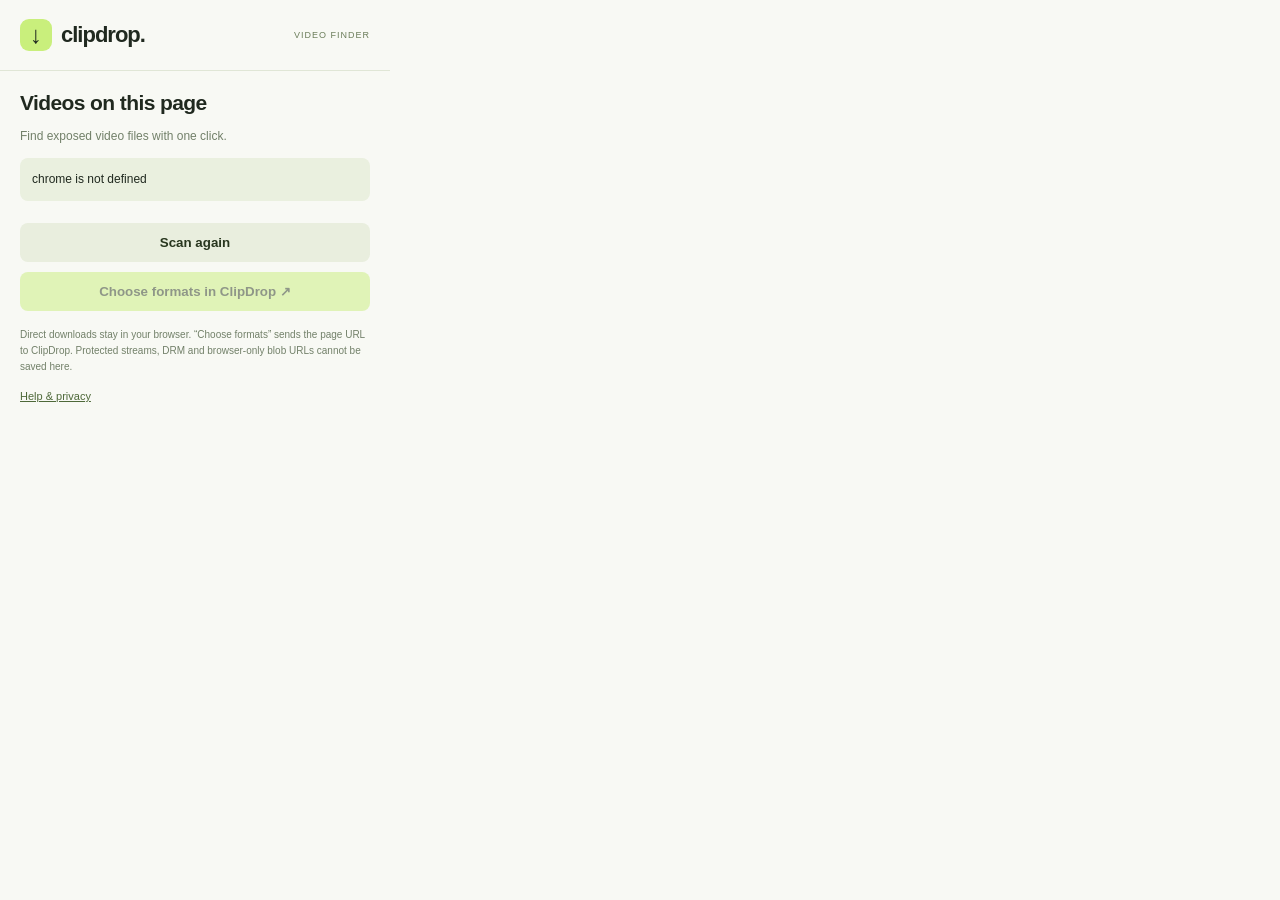
<file: chrome-extension/popup.html>
<!doctype html><html lang="en"><head><meta charset="utf-8"><meta name="viewport" content="width=device-width,initial-scale=1"><title>ClipDrop Video Finder</title><link rel="stylesheet" href="popup.css"></head><body><header><span class="icon">↓</span><strong>clipdrop.</strong><span class="badge">VIDEO FINDER</span></header><main><h1>Videos on this page</h1><p class="intro">Find exposed video files with one click.</p><p id="status" role="status" aria-live="polite">Scanning this page…</p><div id="results"></div><button id="rescan" class="secondary">Scan again</button><button id="open-page">Choose formats in ClipDrop ↗</button><p class="note">Direct downloads stay in your browser. “Choose formats” sends the page URL to ClipDrop. Protected streams, DRM and browser-only blob URLs cannot be saved here.</p><a href="https://clipdrop-video-downloader.netlify.app/extension" target="_blank" rel="noopener">Help & privacy</a></main><script type="module" src="popup.js"></script></body></html>
</file>
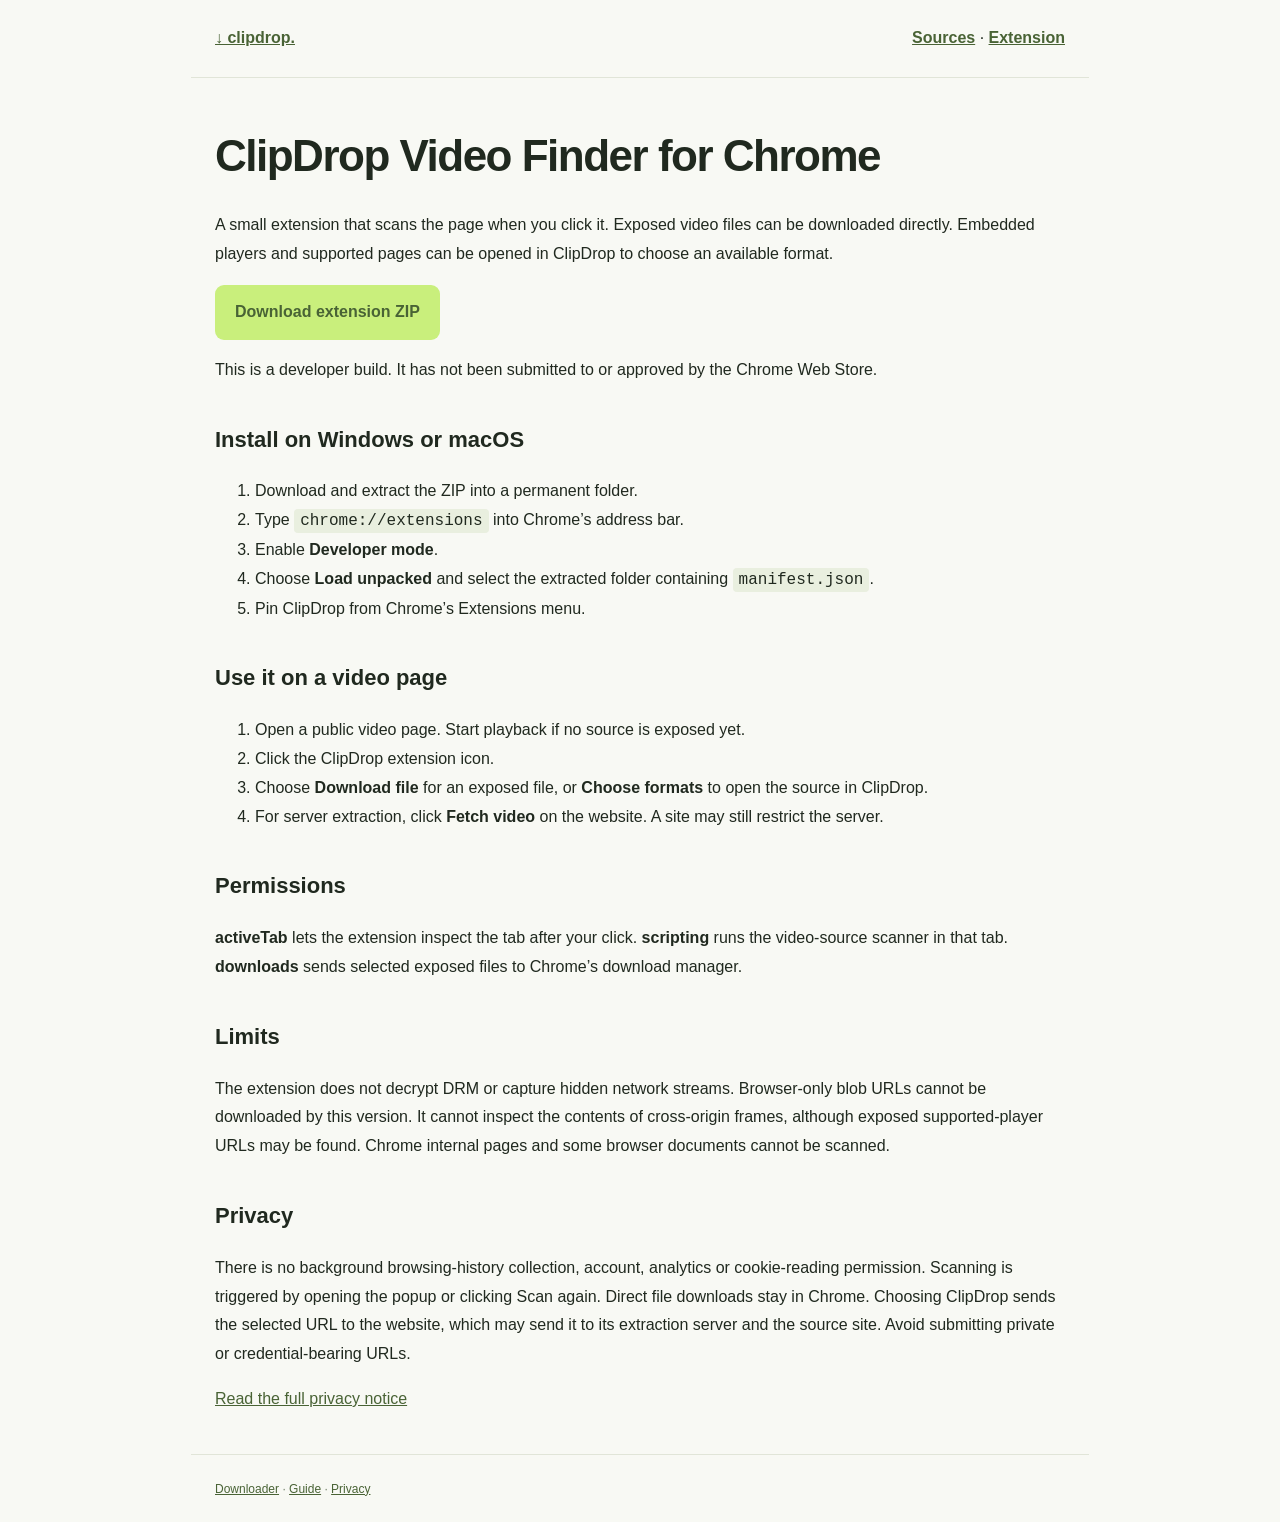
<file: static/extension.html>
<!doctype html><html lang="en"><head><meta charset="utf-8"><meta name="viewport" content="width=device-width,initial-scale=1"><title>ClipDrop Chrome Extension — Video Finder</title><meta name="description" content="Install the free ClipDrop Chrome extension to find exposed video files on the current page, download them or choose formats on the website."><link rel="canonical" href="https://clipdrop-video-downloader.netlify.app/extension"><meta name="robots" content="index,follow"><style>body{font:16px Arial,sans-serif;color:#20291f;background:#f8f9f4;margin:0;line-height:1.8}header,main,footer{max-width:850px;margin:auto;padding:24px}header{display:flex;justify-content:space-between;gap:20px;border-bottom:1px solid #e1e5d8}header a{font-weight:700}h1{font-size:clamp(30px,5vw,44px);line-height:1.15;letter-spacing:-1.5px}h2{font-size:22px;margin-top:35px}a{color:#496335}.button{display:inline-block;padding:13px 20px;background:#c9ef7c;border-radius:9px;text-decoration:none;font-weight:bold}footer{font-size:12px;color:#728069;border-top:1px solid #e1e5d8}code{background:#e9efdf;padding:3px 6px;border-radius:4px}</style><script type="application/ld+json">{"@context": "https://schema.org", "@type": "WebPage", "name": "ClipDrop Chrome Extension \u2014 Video Finder", "url": "https://clipdrop-video-downloader.netlify.app/extension", "description": "Install the free ClipDrop Chrome extension to find exposed video files on the current page, download them or choose formats on the website.", "inLanguage": "en"}</script></head><body><header><a href="/">↓ clipdrop.</a><nav><a href="/supported-sites">Sources</a> · <a href="/extension">Extension</a></nav></header><main><h1>ClipDrop Video Finder for Chrome</h1><p>A small extension that scans the page when you click it. Exposed video files can be downloaded directly. Embedded players and supported pages can be opened in ClipDrop to choose an available format.</p><p><a class="button" href="/downloads/clipdrop-extension.zip" download>Download extension ZIP</a></p><p>This is a developer build. It has not been submitted to or approved by the Chrome Web Store.</p><h2>Install on Windows or macOS</h2><ol><li>Download and extract the ZIP into a permanent folder.</li><li>Type <code>chrome://extensions</code> into Chrome’s address bar.</li><li>Enable <strong>Developer mode</strong>.</li><li>Choose <strong>Load unpacked</strong> and select the extracted folder containing <code>manifest.json</code>.</li><li>Pin ClipDrop from Chrome’s Extensions menu.</li></ol><h2>Use it on a video page</h2><ol><li>Open a public video page. Start playback if no source is exposed yet.</li><li>Click the ClipDrop extension icon.</li><li>Choose <strong>Download file</strong> for an exposed file, or <strong>Choose formats</strong> to open the source in ClipDrop.</li><li>For server extraction, click <strong>Fetch video</strong> on the website. A site may still restrict the server.</li></ol><h2>Permissions</h2><p><strong>activeTab</strong> lets the extension inspect the tab after your click. <strong>scripting</strong> runs the video-source scanner in that tab. <strong>downloads</strong> sends selected exposed files to Chrome’s download manager.</p><h2>Limits</h2><p>The extension does not decrypt DRM or capture hidden network streams. Browser-only blob URLs cannot be downloaded by this version. It cannot inspect the contents of cross-origin frames, although exposed supported-player URLs may be found. Chrome internal pages and some browser documents cannot be scanned.</p><h2>Privacy</h2><p>There is no background browsing-history collection, account, analytics or cookie-reading permission. Scanning is triggered by opening the popup or clicking Scan again. Direct file downloads stay in Chrome. Choosing ClipDrop sends the selected URL to the website, which may send it to its extraction server and the source site. Avoid submitting private or credential-bearing URLs.</p><p><a href="/privacy">Read the full privacy notice</a></p></main><footer><a href="/">Downloader</a> · <a href="/video-download-guide">Guide</a> · <a href="/privacy">Privacy</a></footer></body></html>
</file>
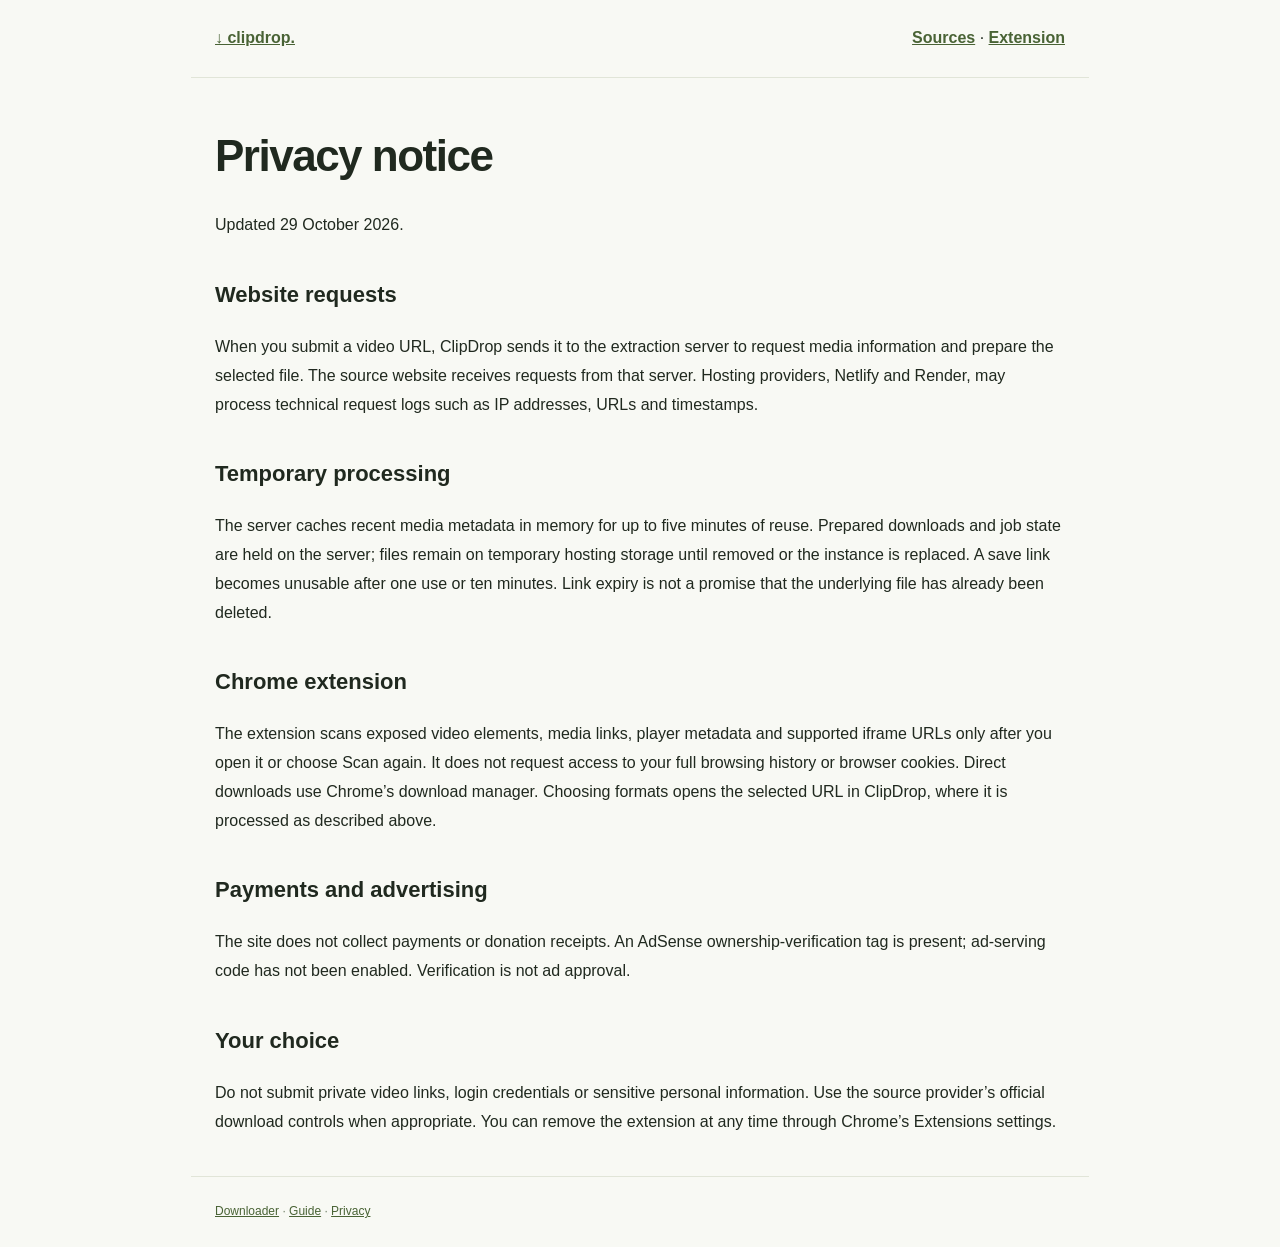
<file: static/privacy.html>
<!doctype html><html lang="en"><head><meta charset="utf-8"><meta name="viewport" content="width=device-width,initial-scale=1"><title>Privacy Notice — ClipDrop Website & Extension</title><meta name="description" content="Read what ClipDrop processes when you submit a video URL or use the Chrome extension, including hosting logs and download storage."><link rel="canonical" href="https://clipdrop-video-downloader.netlify.app/privacy"><meta name="robots" content="index,follow"><style>body{font:16px Arial,sans-serif;color:#20291f;background:#f8f9f4;margin:0;line-height:1.8}header,main,footer{max-width:850px;margin:auto;padding:24px}header{display:flex;justify-content:space-between;gap:20px;border-bottom:1px solid #e1e5d8}header a{font-weight:700}h1{font-size:clamp(30px,5vw,44px);line-height:1.15;letter-spacing:-1.5px}h2{font-size:22px;margin-top:35px}a{color:#496335}.button{display:inline-block;padding:13px 20px;background:#c9ef7c;border-radius:9px;text-decoration:none;font-weight:bold}footer{font-size:12px;color:#728069;border-top:1px solid #e1e5d8}code{background:#e9efdf;padding:3px 6px;border-radius:4px}</style><script type="application/ld+json">{"@context": "https://schema.org", "@type": "WebPage", "name": "Privacy Notice \u2014 ClipDrop Website & Extension", "url": "https://clipdrop-video-downloader.netlify.app/privacy", "description": "Read what ClipDrop processes when you submit a video URL or use the Chrome extension, including hosting logs and download storage.", "inLanguage": "en"}</script></head><body><header><a href="/">↓ clipdrop.</a><nav><a href="/supported-sites">Sources</a> · <a href="/extension">Extension</a></nav></header><main><h1>Privacy notice</h1><p>Updated 29 October 2026.</p><h2>Website requests</h2><p>When you submit a video URL, ClipDrop sends it to the extraction server to request media information and prepare the selected file. The source website receives requests from that server. Hosting providers, Netlify and Render, may process technical request logs such as IP addresses, URLs and timestamps.</p><h2>Temporary processing</h2><p>The server caches recent media metadata in memory for up to five minutes of reuse. Prepared downloads and job state are held on the server; files remain on temporary hosting storage until removed or the instance is replaced. A save link becomes unusable after one use or ten minutes. Link expiry is not a promise that the underlying file has already been deleted.</p><h2>Chrome extension</h2><p>The extension scans exposed video elements, media links, player metadata and supported iframe URLs only after you open it or choose Scan again. It does not request access to your full browsing history or browser cookies. Direct downloads use Chrome’s download manager. Choosing formats opens the selected URL in ClipDrop, where it is processed as described above.</p><h2>Payments and advertising</h2><p>The site does not collect payments or donation receipts. An AdSense ownership-verification tag is present; ad-serving code has not been enabled. Verification is not ad approval.</p><h2>Your choice</h2><p>Do not submit private video links, login credentials or sensitive personal information. Use the source provider’s official download controls when appropriate. You can remove the extension at any time through Chrome’s Extensions settings.</p></main><footer><a href="/">Downloader</a> · <a href="/video-download-guide">Guide</a> · <a href="/privacy">Privacy</a></footer></body></html>
</file>
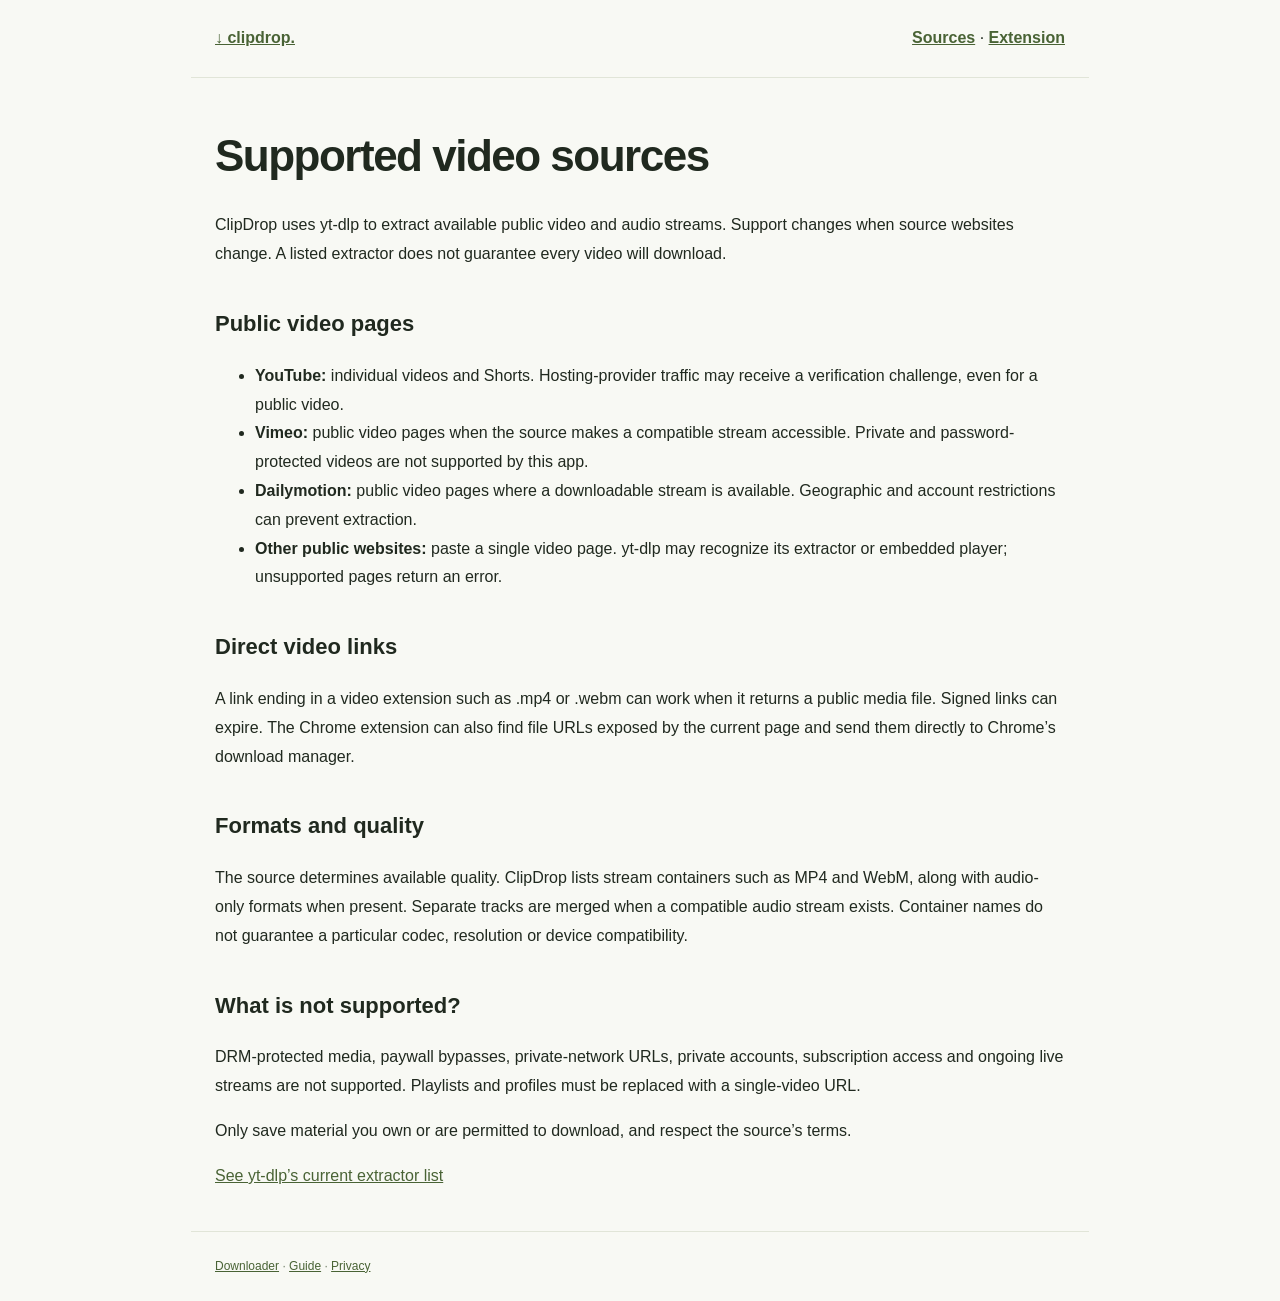
<file: static/supported-sites.html>
<!doctype html><html lang="en"><head><meta charset="utf-8"><meta name="viewport" content="width=device-width,initial-scale=1"><title>Supported Video Sites & Formats | ClipDrop</title><meta name="description" content="Understand which public video pages and direct files ClipDrop can try, supported formats, and common download limitations."><link rel="canonical" href="https://clipdrop-video-downloader.netlify.app/supported-sites"><meta name="robots" content="index,follow"><style>body{font:16px Arial,sans-serif;color:#20291f;background:#f8f9f4;margin:0;line-height:1.8}header,main,footer{max-width:850px;margin:auto;padding:24px}header{display:flex;justify-content:space-between;gap:20px;border-bottom:1px solid #e1e5d8}header a{font-weight:700}h1{font-size:clamp(30px,5vw,44px);line-height:1.15;letter-spacing:-1.5px}h2{font-size:22px;margin-top:35px}a{color:#496335}.button{display:inline-block;padding:13px 20px;background:#c9ef7c;border-radius:9px;text-decoration:none;font-weight:bold}footer{font-size:12px;color:#728069;border-top:1px solid #e1e5d8}code{background:#e9efdf;padding:3px 6px;border-radius:4px}</style><script type="application/ld+json">{"@context": "https://schema.org", "@type": "WebPage", "name": "Supported Video Sites & Formats | ClipDrop", "url": "https://clipdrop-video-downloader.netlify.app/supported-sites", "description": "Understand which public video pages and direct files ClipDrop can try, supported formats, and common download limitations.", "inLanguage": "en"}</script></head><body><header><a href="/">↓ clipdrop.</a><nav><a href="/supported-sites">Sources</a> · <a href="/extension">Extension</a></nav></header><main><h1>Supported video sources</h1><p>ClipDrop uses yt-dlp to extract available public video and audio streams. Support changes when source websites change. A listed extractor does not guarantee every video will download.</p><h2>Public video pages</h2><ul><li><strong>YouTube:</strong> individual videos and Shorts. Hosting-provider traffic may receive a verification challenge, even for a public video.</li><li><strong>Vimeo:</strong> public video pages when the source makes a compatible stream accessible. Private and password-protected videos are not supported by this app.</li><li><strong>Dailymotion:</strong> public video pages where a downloadable stream is available. Geographic and account restrictions can prevent extraction.</li><li><strong>Other public websites:</strong> paste a single video page. yt-dlp may recognize its extractor or embedded player; unsupported pages return an error.</li></ul><h2>Direct video links</h2><p>A link ending in a video extension such as .mp4 or .webm can work when it returns a public media file. Signed links can expire. The Chrome extension can also find file URLs exposed by the current page and send them directly to Chrome’s download manager.</p><h2>Formats and quality</h2><p>The source determines available quality. ClipDrop lists stream containers such as MP4 and WebM, along with audio-only formats when present. Separate tracks are merged when a compatible audio stream exists. Container names do not guarantee a particular codec, resolution or device compatibility.</p><h2>What is not supported?</h2><p>DRM-protected media, paywall bypasses, private-network URLs, private accounts, subscription access and ongoing live streams are not supported. Playlists and profiles must be replaced with a single-video URL.</p><p>Only save material you own or are permitted to download, and respect the source’s terms.</p><p><a href="https://github.com/yt-dlp/yt-dlp/blob/master/supportedsites.md" rel="noopener" target="_blank">See yt-dlp’s current extractor list</a></p></main><footer><a href="/">Downloader</a> · <a href="/video-download-guide">Guide</a> · <a href="/privacy">Privacy</a></footer></body></html>
</file>
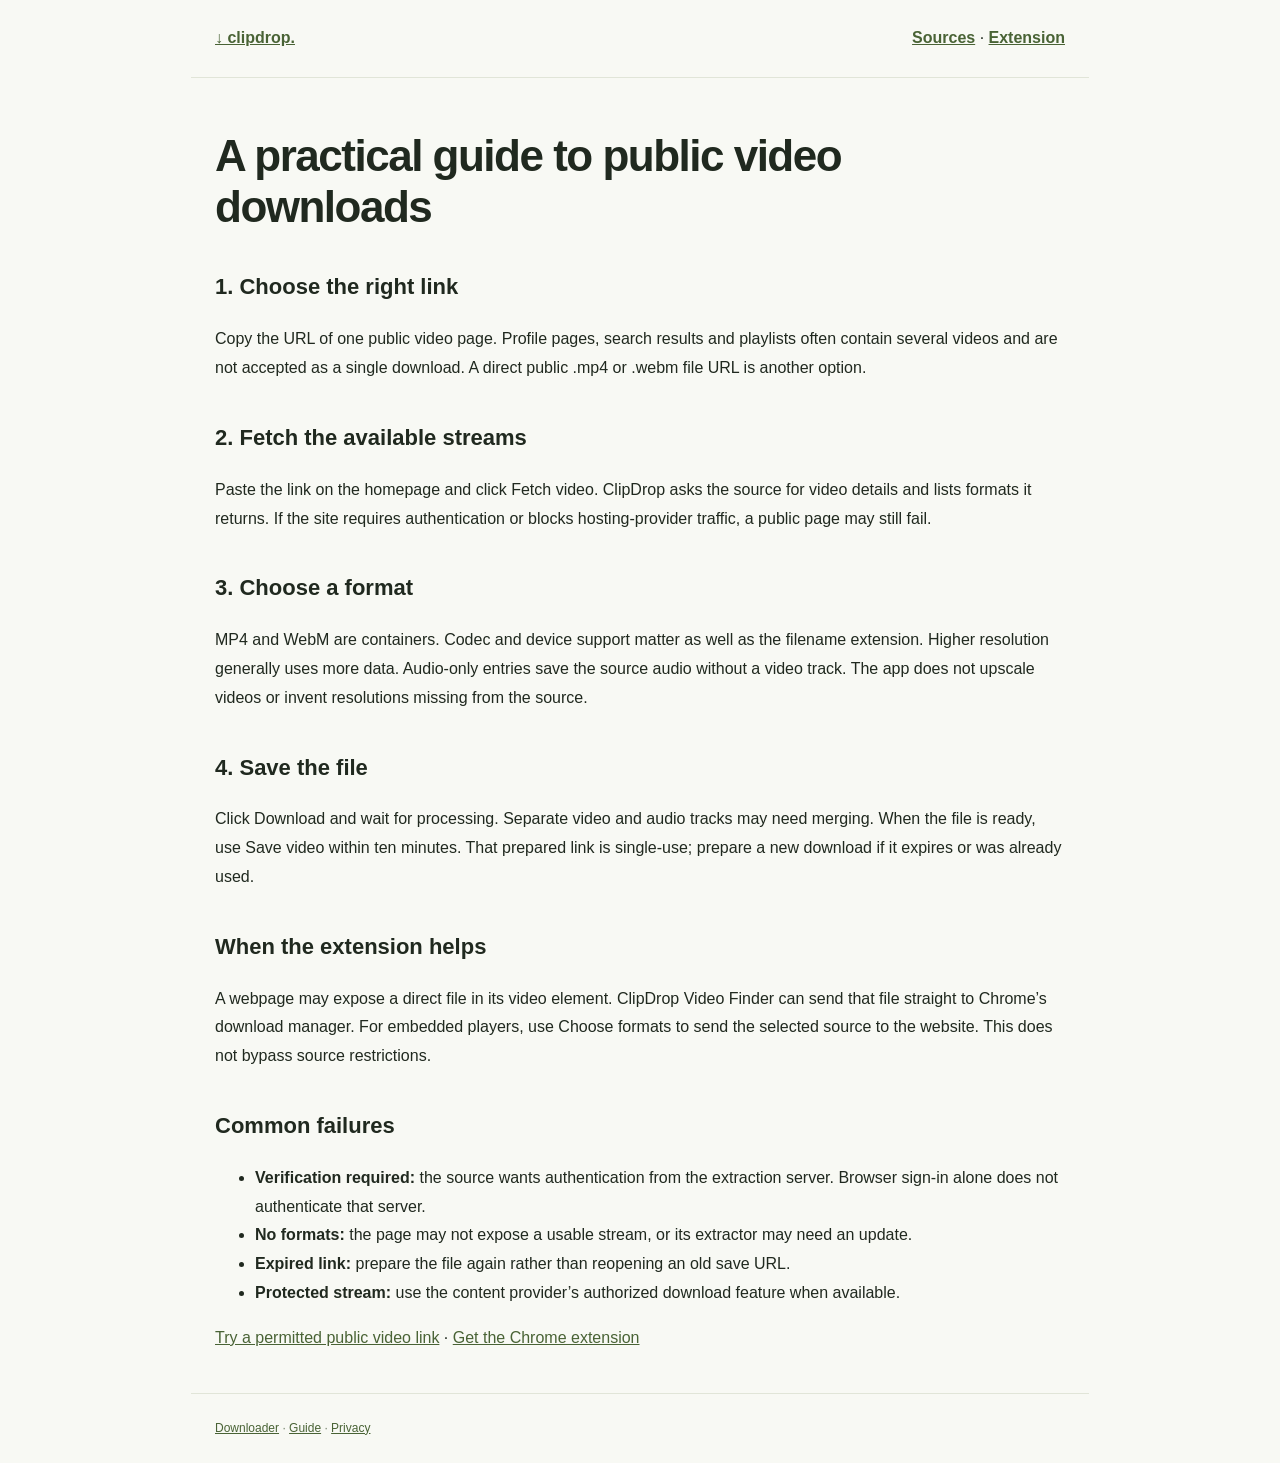
<file: static/video-download-guide.html>
<!doctype html><html lang="en"><head><meta charset="utf-8"><meta name="viewport" content="width=device-width,initial-scale=1"><title>How to Download Public Videos & Choose Formats | ClipDrop</title><meta name="description" content="Learn how public video downloads work, choose a video format, use the Chrome video finder, and troubleshoot blocked or unavailable sources."><link rel="canonical" href="https://clipdrop-video-downloader.netlify.app/video-download-guide"><meta name="robots" content="index,follow"><style>body{font:16px Arial,sans-serif;color:#20291f;background:#f8f9f4;margin:0;line-height:1.8}header,main,footer{max-width:850px;margin:auto;padding:24px}header{display:flex;justify-content:space-between;gap:20px;border-bottom:1px solid #e1e5d8}header a{font-weight:700}h1{font-size:clamp(30px,5vw,44px);line-height:1.15;letter-spacing:-1.5px}h2{font-size:22px;margin-top:35px}a{color:#496335}.button{display:inline-block;padding:13px 20px;background:#c9ef7c;border-radius:9px;text-decoration:none;font-weight:bold}footer{font-size:12px;color:#728069;border-top:1px solid #e1e5d8}code{background:#e9efdf;padding:3px 6px;border-radius:4px}</style><script type="application/ld+json">{"@context": "https://schema.org", "@type": "WebPage", "name": "How to Download Public Videos & Choose Formats | ClipDrop", "url": "https://clipdrop-video-downloader.netlify.app/video-download-guide", "description": "Learn how public video downloads work, choose a video format, use the Chrome video finder, and troubleshoot blocked or unavailable sources.", "inLanguage": "en"}</script></head><body><header><a href="/">↓ clipdrop.</a><nav><a href="/supported-sites">Sources</a> · <a href="/extension">Extension</a></nav></header><main><h1>A practical guide to public video downloads</h1><h2>1. Choose the right link</h2><p>Copy the URL of one public video page. Profile pages, search results and playlists often contain several videos and are not accepted as a single download. A direct public .mp4 or .webm file URL is another option.</p><h2>2. Fetch the available streams</h2><p>Paste the link on the homepage and click Fetch video. ClipDrop asks the source for video details and lists formats it returns. If the site requires authentication or blocks hosting-provider traffic, a public page may still fail.</p><h2>3. Choose a format</h2><p>MP4 and WebM are containers. Codec and device support matter as well as the filename extension. Higher resolution generally uses more data. Audio-only entries save the source audio without a video track. The app does not upscale videos or invent resolutions missing from the source.</p><h2>4. Save the file</h2><p>Click Download and wait for processing. Separate video and audio tracks may need merging. When the file is ready, use Save video within ten minutes. That prepared link is single-use; prepare a new download if it expires or was already used.</p><h2>When the extension helps</h2><p>A webpage may expose a direct file in its video element. ClipDrop Video Finder can send that file straight to Chrome’s download manager. For embedded players, use Choose formats to send the selected source to the website. This does not bypass source restrictions.</p><h2>Common failures</h2><ul><li><strong>Verification required:</strong> the source wants authentication from the extraction server. Browser sign-in alone does not authenticate that server.</li><li><strong>No formats:</strong> the page may not expose a usable stream, or its extractor may need an update.</li><li><strong>Expired link:</strong> prepare the file again rather than reopening an old save URL.</li><li><strong>Protected stream:</strong> use the content provider’s authorized download feature when available.</li></ul><p><a href="/">Try a permitted public video link</a> · <a href="/extension">Get the Chrome extension</a></p></main><footer><a href="/">Downloader</a> · <a href="/video-download-guide">Guide</a> · <a href="/privacy">Privacy</a></footer></body></html>
</file>
<file: chrome-extension/popup.css>
*{box-sizing:border-box}body{width:390px;margin:0;background:#f8f9f4;color:#20291f;font:14px Arial,sans-serif}header{padding:19px 20px;display:flex;align-items:center;gap:9px;border-bottom:1px solid #e0e6d6}strong{font-size:22px;letter-spacing:-1px}.icon{display:grid;place-items:center;width:32px;height:32px;background:#c9ef7c;border-radius:9px;font-size:24px}.badge{margin-left:auto;font-size:9px;letter-spacing:1px;color:#6c7e5b}main{padding:20px}h1{font-size:21px;letter-spacing:-.6px;margin:0 0 8px}.intro,.note{color:#728069;line-height:1.6}.intro{font-size:12px}#status{font-size:12px;line-height:1.6;padding:12px;border-radius:8px;background:#eaf0df}button{border:0;border-radius:8px;background:#c9ef7c;color:#28361e;padding:12px;font-weight:700;cursor:pointer;width:100%;margin-top:10px}button:disabled{opacity:.5;cursor:wait}.secondary{background:#e9eede}.item{background:#fff;border:1px solid #e0e6d6;padding:12px;border-radius:9px;margin-top:10px}.item strong{display:block;font-size:13px;letter-spacing:0;overflow-wrap:anywhere}.item p{font-size:10px;color:#6c7e5b;overflow-wrap:anywhere;line-height:1.5}.item button{padding:9px;font-size:12px}.note{font-size:10px;margin:16px 0 12px}a{color:#4e6939;font-size:11px}#results{max-height:300px;overflow:auto}
</file>
